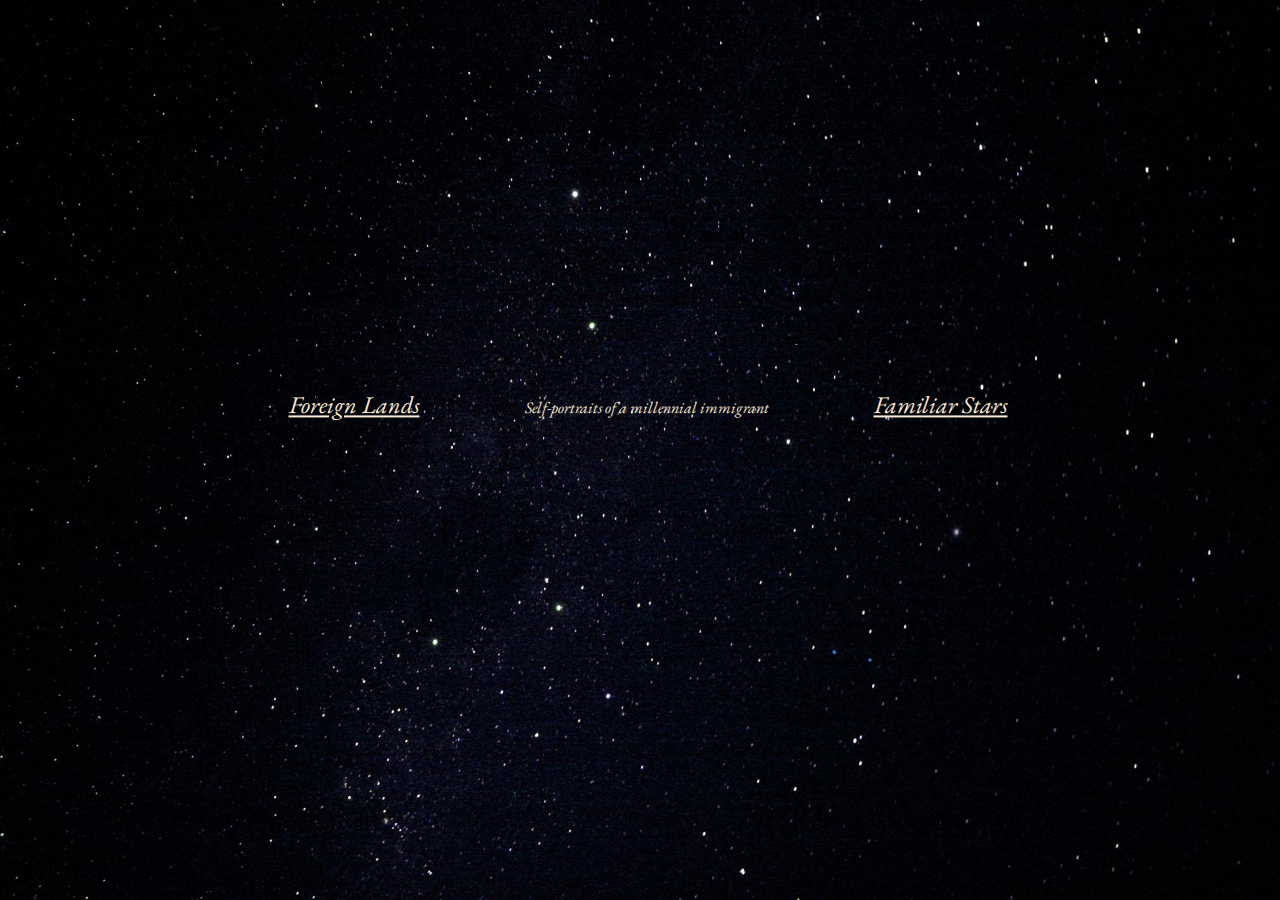
<file: index.html>
<!DOCTYPE html>
<html>
<head>
    <meta name="viewport" content="width=device-width, initial-scale=1.0">
	<link rel="stylesheet" type="text/css" href="./css/style.css">
	<link rel="preconnect" href="https://fonts.gstatic.com">
    <link href="https://fonts.googleapis.com/css2?family=EB+Garamond:ital,wght@0,400;0,600;1,400;1,600&display=swap" rel="stylesheet">
    <title>Foreign Lands, Familiar Stars</title>
</head>
<body class="landing-bg">
<div id="landing-content">
    <div id="links-container">
        <div><h1><a href="./foreign-lands.html" id="landing-link">Foreign Lands</a>
            <span id="landing-copy">Self-portraits of a millennial immigrant</span>
            <a href="./familiar-stars.html" id="landing-link">Familiar Stars</a></h1></div>
    </div>

</div>
</body>
</html>
</file>
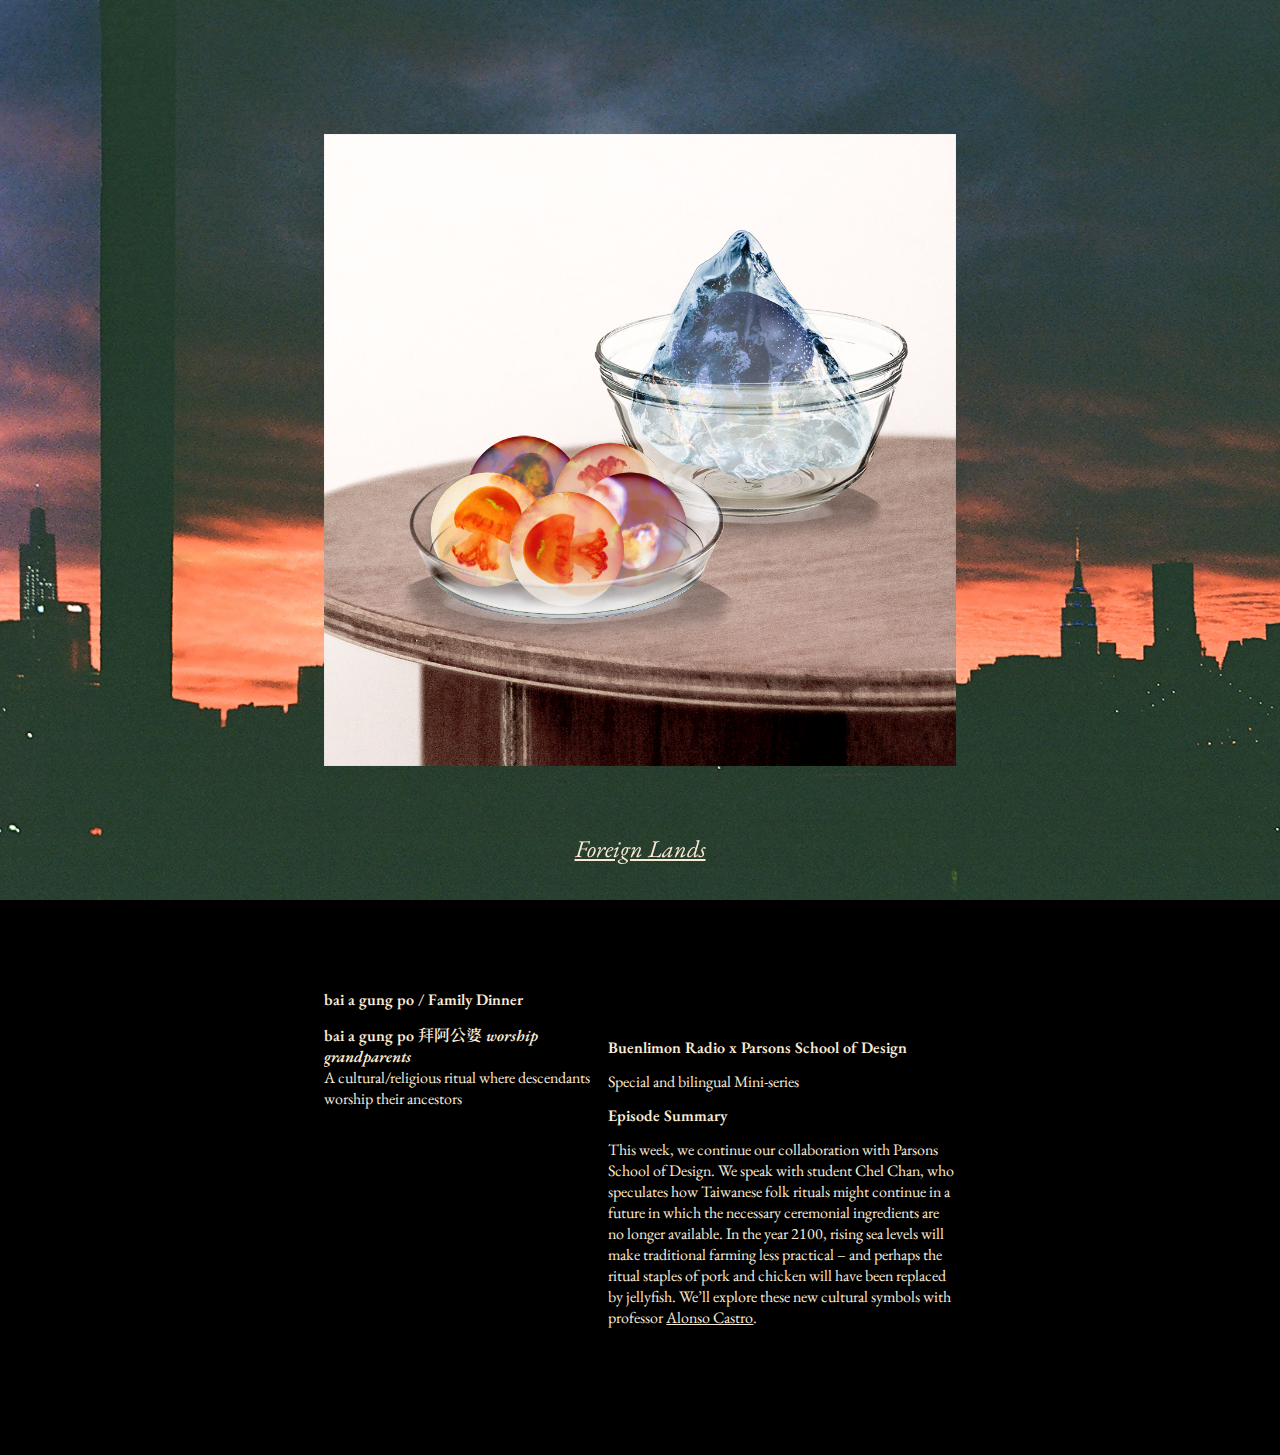
<file: bai-a-gung-po.html>
<!DOCTYPE html>
<html>
  <head>
    <meta name="viewport" content="width=device-width, initial-scale=1.0" />
    <link rel="stylesheet" type="text/css" href="./css/style.css" />
    <link rel="preconnect" href="https://fonts.gstatic.com" />
    <link
      href="https://fonts.googleapis.com/css2?family=EB+Garamond:ital,wght@0,400;0,600;1,400;1,600&family=Noto+Serif+TC:wght@300;600&display=swap"
      rel="stylesheet"
    />
    <title>Foreign Lands</title>
  </head>
  <body class="fl-bg">
    <h1 class="title-fl"><a href="./foreign-lands.html">Foreign Lands</a></h1>
    <div class="content-container">
      <div><img src="./assets/cc-flfs-future.png" class="img" /></div>
      <div>
        <iframe
          height="200px"
          width="100%"
          frameborder="no"
          scrolling="no"
          seamless
          src="https://player.simplecast.com/168e906d-de94-4605-b94b-01824b5762d6?dark=true"
        ></iframe>
      </div>
      <div><h2>bai a gung po / Family Dinner</h2></div>
      <div class="copy-container">
        <div class="vocab">
          bai a gung po <span class="tc">拜阿公婆</span>
          <span class="translation">worship grandparents</span><br />
          <span class="definition"
            >A cultural/religious ritual where descendants worship their
            ancestors</span
          ><br />
        </div>
        <div class="description">
          <h2>Buenlimon Radio x Parsons School of Design<br /></h2>
          Special and bilingual Mini-series<br />
          <h2>Episode Summary<br /></h2>
          This week, we continue our collaboration with Parsons School of
          Design. We speak with student Chel Chan, who speculates how Taiwanese
          folk rituals might continue in a future in which the necessary
          ceremonial ingredients are no longer available. In the year 2100,
          rising sea levels will make traditional farming less practical – and
          perhaps the ritual staples of pork and chicken will have been replaced
          by jellyfish. We’ll explore these new cultural symbols with professor
          <a href="https://alonsocastrodesign.com/main">Alonso Castro</a>.<br />
        </div>
      </div>
    </div>
  </body>
</html>
</file>
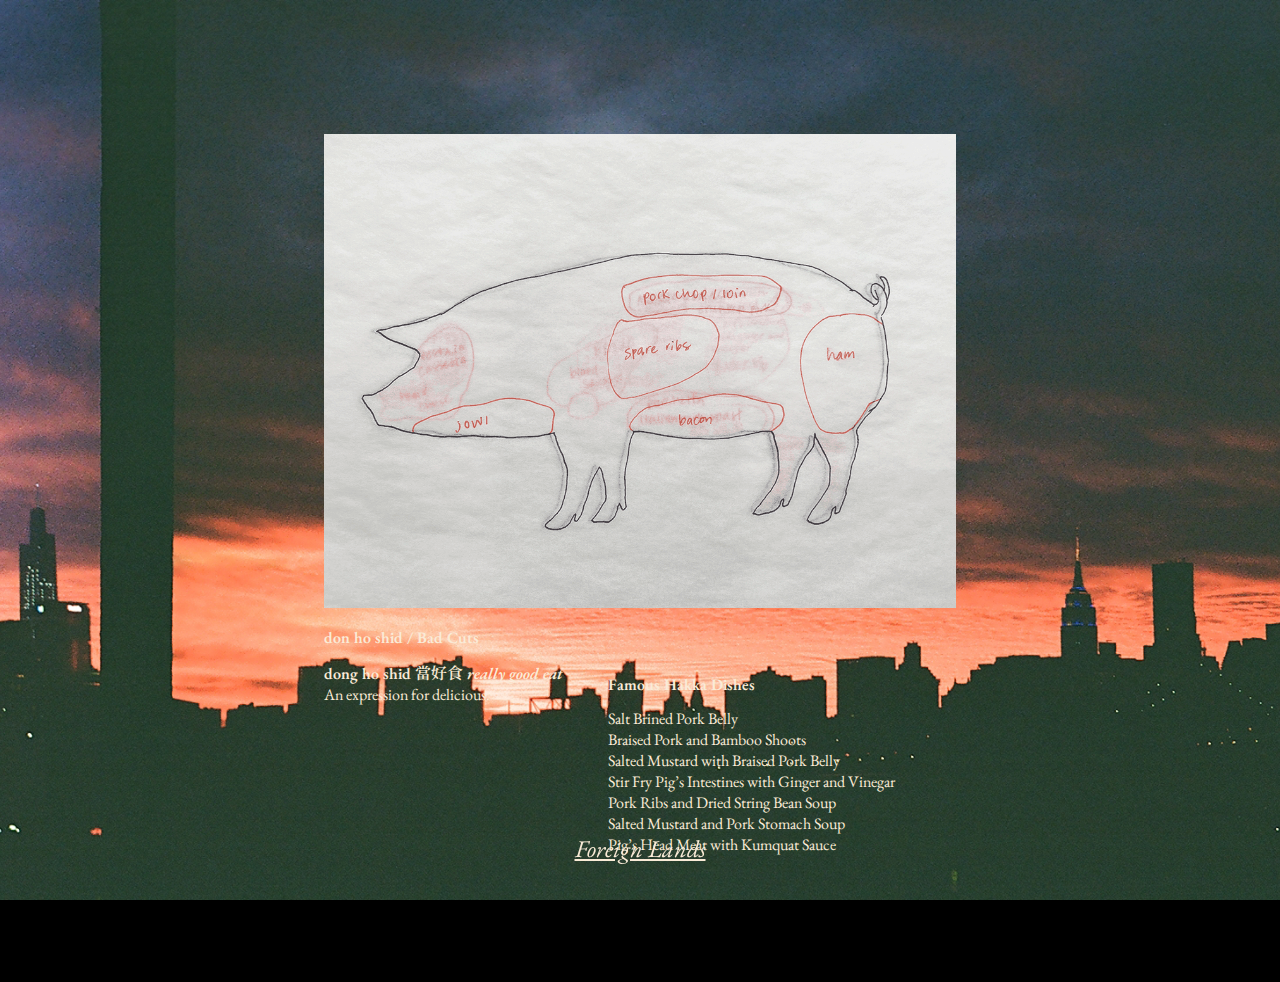
<file: dong-ho-shid.html>
<!DOCTYPE html>
<html>
  <head>
    <meta name="viewport" content="width=device-width, initial-scale=1.0" />
    <link rel="stylesheet" type="text/css" href="./css/style.css" />
    <link rel="preconnect" href="https://fonts.gstatic.com" />
    <link
      href="https://fonts.googleapis.com/css2?family=EB+Garamond:ital,wght@0,400;0,600;1,400;1,600&family=Noto+Serif+TC:wght@300;600&display=swap"
      rel="stylesheet"
    />
    <title>Foreign Lands</title>
  </head>
  <body class="fl-bg">
    <h1 class="title-fl"><a href="./foreign-lands.html">Foreign Lands</a></h1>
    <div class="content-container">
      <div><img src="./assets/Pork-Butcher-Chart.gif" class="img" /></div>
      <div><h2>don ho shid / Bad Cuts</h2></div>
      <div class="copy-container">
        <div class="vocab">
          dong ho shid <span class="tc">當好食</span>
          <span class="translation">really good eat</span><br />
          <span class="definition">An expression for delicious.</span><br />
        </div>
        <div class="description">
          <h2>Famous Hakka Dishes<br /></h2>
          Salt Brined Pork Belly<br />
          Braised Pork and Bamboo Shoots<br />
          Salted Mustard with Braised Pork Belly<br />
          Stir Fry Pig’s Intestines with Ginger and Vinegar<br />
          Pork Ribs and Dried String Bean Soup<br />
          Salted Mustard and Pork Stomach Soup<br />
          Pig’s Head Meat with Kumquat Sauce<br />
        </div>
      </div>
    </div>
  </body>
</html>
</file>
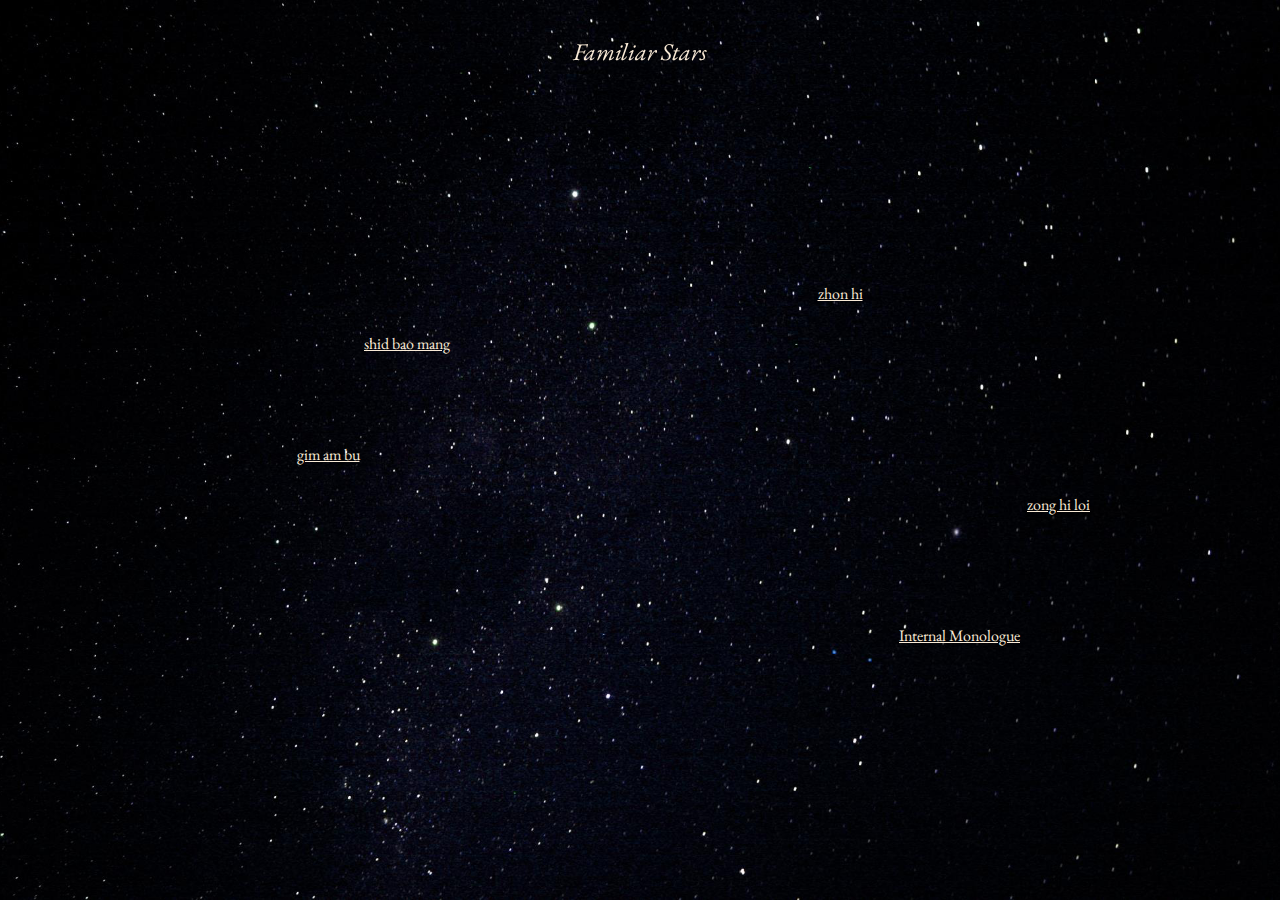
<file: familiar-stars.html>
<!DOCTYPE html>
<html>
<head>
    <meta name="viewport" content="width=device-width, initial-scale=1.0">
	<link rel="stylesheet" type="text/css" href="./css/style.css">
	<link rel="preconnect" href="https://fonts.gstatic.com">
    <link href="https://fonts.googleapis.com/css2?family=EB+Garamond:ital,wght@0,400;0,600;1,400;1,600&display=swap" rel="stylesheet">
    <title>Foreign Lands, Familiar Stars</title>
</head>
<body class="fs-bg">
<h1 class="title-fs">Familiar Stars</h1>
    <div class="projects-container">
        <div class="project-title-a"><a href="./shid-bao-mang.html">shid bao mang</a></div>
        <div class="project-title-b"><a href="./zhon-hi.html">zhon hi</a></div>
        <div class="project-title-a"></div>
        <div class="project-title-b"><a href="./gim-am-bu.html">gim am bu</a></div>
        <div class="project-title-a"><a href="./zong-hi-loi.html">zong hi loi</a><div>
        <div class="project-title-b"></div>
        <div class="project-title-a"><a href="./internal-monologue.html">Internal Monologue</a></div>
    </div>
</body>
</html>
</file>
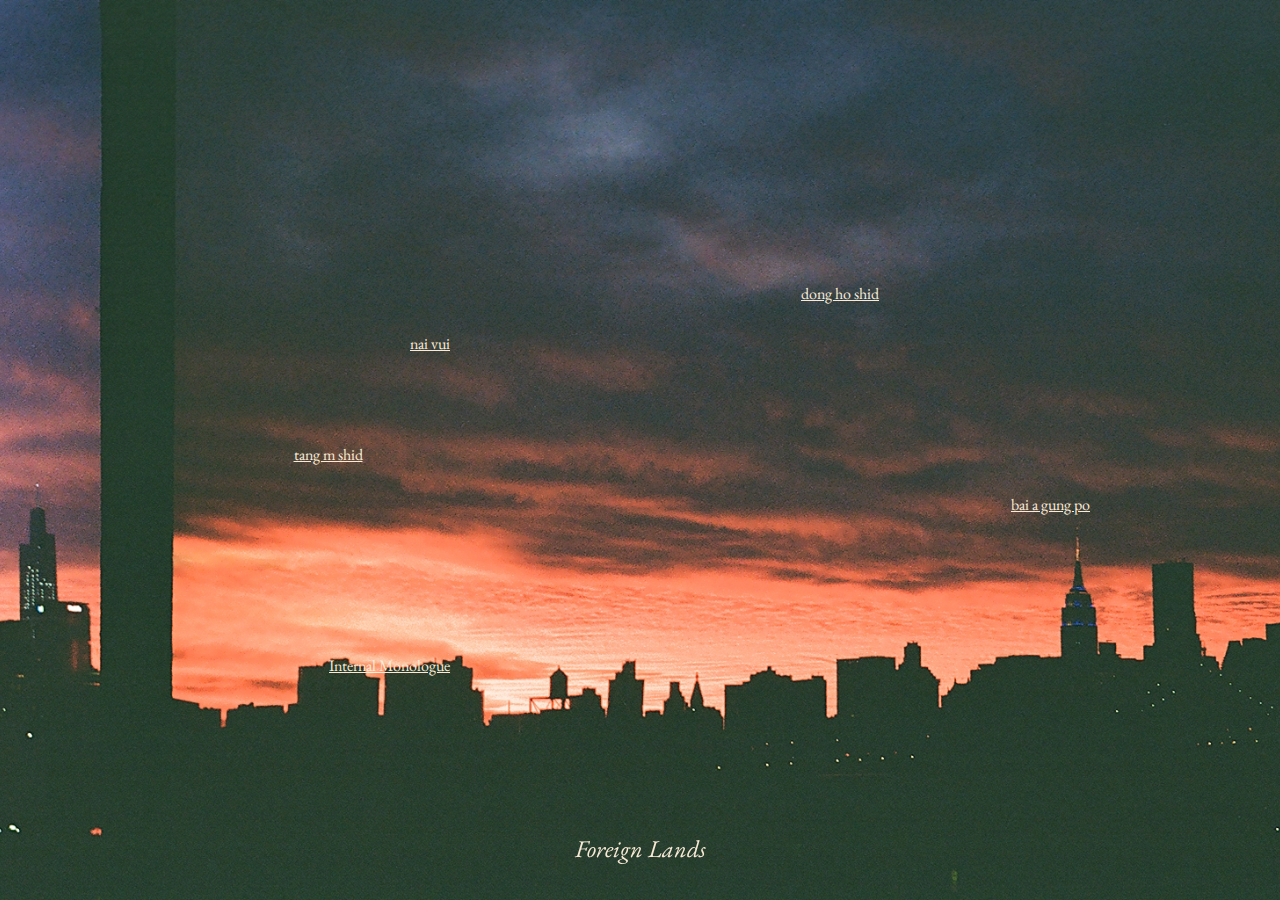
<file: foreign-lands.html>
<!DOCTYPE html>
<html>
<head>
    <meta name="viewport" content="width=device-width, initial-scale=1.0">
	<link rel="stylesheet" type="text/css" href="./css/style.css">
	<link rel="preconnect" href="https://fonts.gstatic.com">
    <link href="https://fonts.googleapis.com/css2?family=EB+Garamond:ital,wght@0,400;0,600;1,400;1,600&display=swap" rel="stylesheet">
    <title>Foreign Lands, Familiar Stars</title>
</head>
<body class="fl-bg">
<h1 class="title-fl">Foreign Lands</h1>
    <div class="projects-container">
        <div class="project-title-a"><a href="./nai-vui.html">nai vui</a></div>
        <div class="project-title-b"><a href="./dong-ho-shid.html">dong ho shid</a></div>
        <div class="project-title-a"></div>
        <div class="project-title-b"><a href="./tang-m-shid.html">tang m shid</a></div>
        <div class="project-title-a"><a href="./bai-a-gung-po.html">bai a gung po</a></div>
        <div class="project-title-b"></div>
        <div class="project-title-a"><a href="./internal-monologue.html">Internal Monologue</a></div>

    </div>    
</body>
</html>
</file>
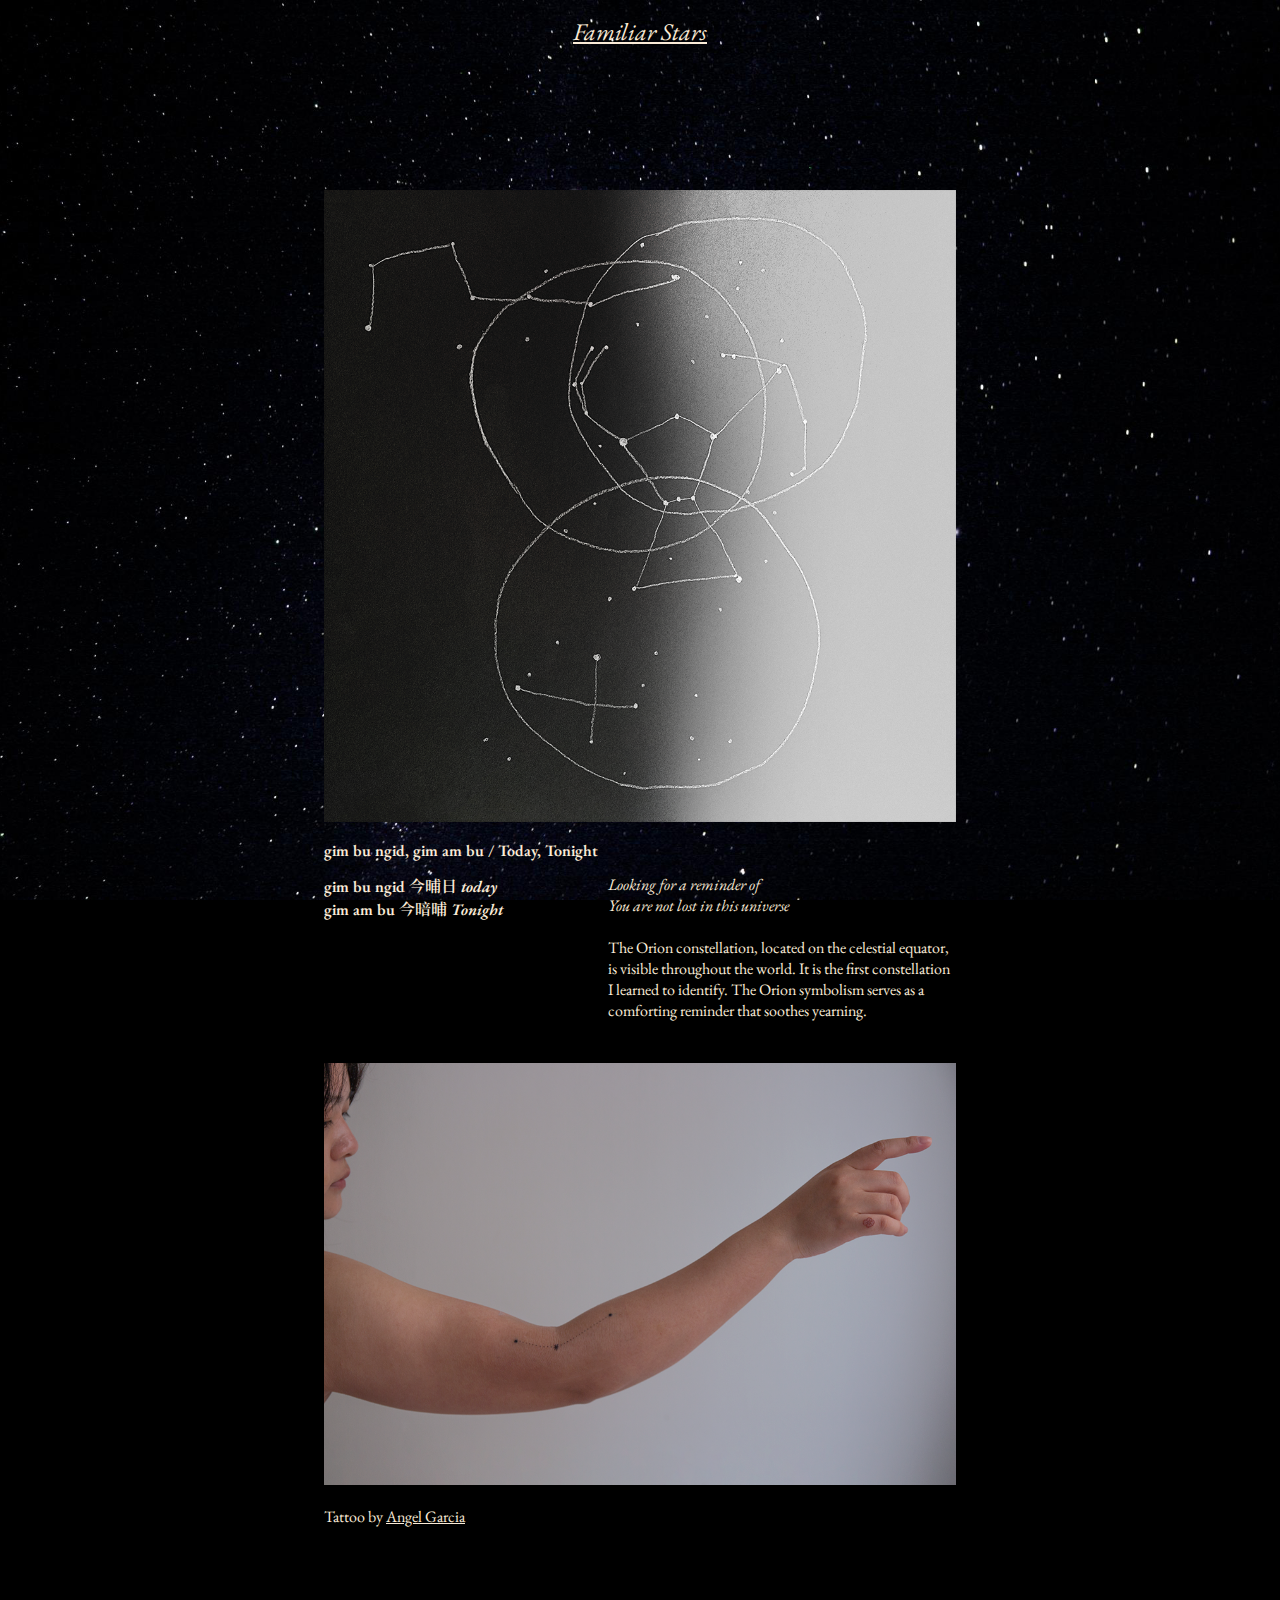
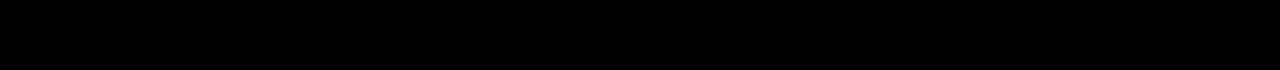
<file: gim-am-bu.html>
<!DOCTYPE html>
<html>
  <head>
    <meta name="viewport" content="width=device-width, initial-scale=1.0" />
    <link rel="stylesheet" type="text/css" href="./css/style.css" />
    <link rel="preconnect" href="https://fonts.gstatic.com" />
    <link
      href="https://fonts.googleapis.com/css2?family=EB+Garamond:ital,wght@0,400;0,600;1,400;1,600&family=Noto+Serif+TC:wght@300;600&display=swap"
      rel="stylesheet"
    />
    <title>Foreign Lands</title>
  </head>
  <body class="fs-bg">
    <h1 class="fs-link"><a href="./familiar-stars.html">Familiar Stars</a></h1>
    <div class="content-container">
      <div><img src="./assets/cc-flfs-today-tonight.png" class="img" /></div>
      <div><h2>gim bu ngid, gim am bu / Today, Tonight</h2></div>
      <div class="copy-container">
        <div class="vocab">
          gim bu ngid <span class="tc">今晡日</span>
          <span class="translation">today</span><br />
          <div class="vocab">
            gim am bu <span class="tc">今暗晡</span>
            <span class="translation">Tonight</span>
          </div>
        </div>
        <div class="description">
          <i
            >Looking for a reminder of<br />
            You are not lost in this universe<br /><br />
          </i>
          The Orion constellation, located on the celestial equator, is visible
          throughout the world. It is the first constellation I learned to
          identify. The Orion symbolism serves as a comforting reminder that
          soothes yearning.
        </div>
        <br />
        <br />
      </div>
      <div><img src="./assets/cc-flfs-orion-tattoo.png" class="img" /></div>
      <p>Tattoo by <a href="http://www.angellauren.com/">Angel Garcia</a></p>
    </div>
  </body>
</html>
</file>
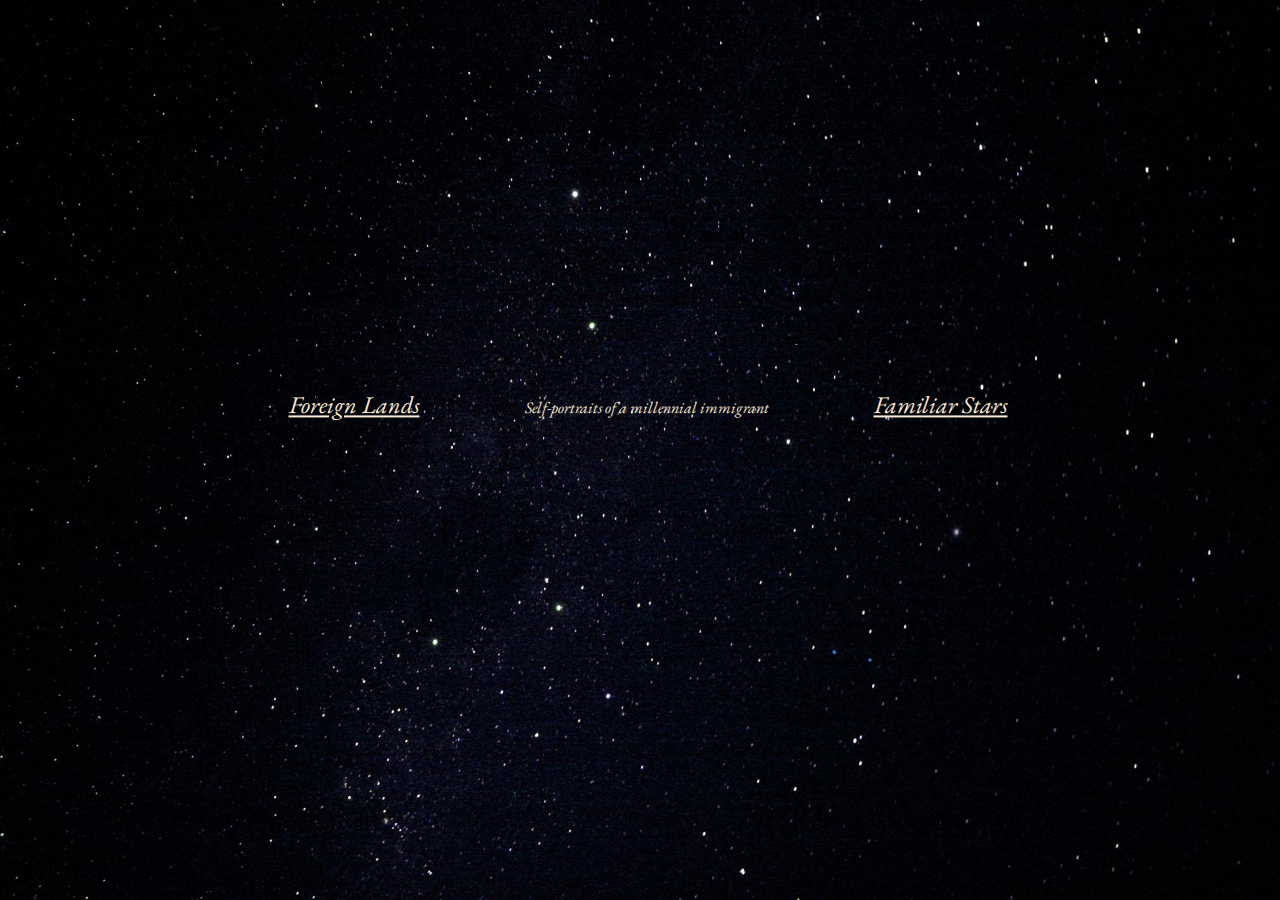
<file: landing.html>
<!DOCTYPE html>
<html>
<head>
    <meta name="viewport" content="width=device-width, initial-scale=1.0">
	<link rel="stylesheet" type="text/css" href="./css/style.css">
	<link rel="preconnect" href="https://fonts.gstatic.com">
    <link href="https://fonts.googleapis.com/css2?family=EB+Garamond:ital,wght@0,400;0,600;1,400;1,600&display=swap" rel="stylesheet">
    <title>Foreign Lands, Familiar Stars</title>
</head>
<body class="landing-bg">
<div id="landing-content">
    <div id="links-container">
        <div><h1><a href="./foreign-lands.html" id="landing-link">Foreign Lands</a>
            <span id="landing-copy">Self-portraits of a millennial immigrant</span>
            <a href="./familiar-stars.html" id="landing-link">Familiar Stars</a></h1></div>
    </div>

</div>
</body>
</html>
</file>
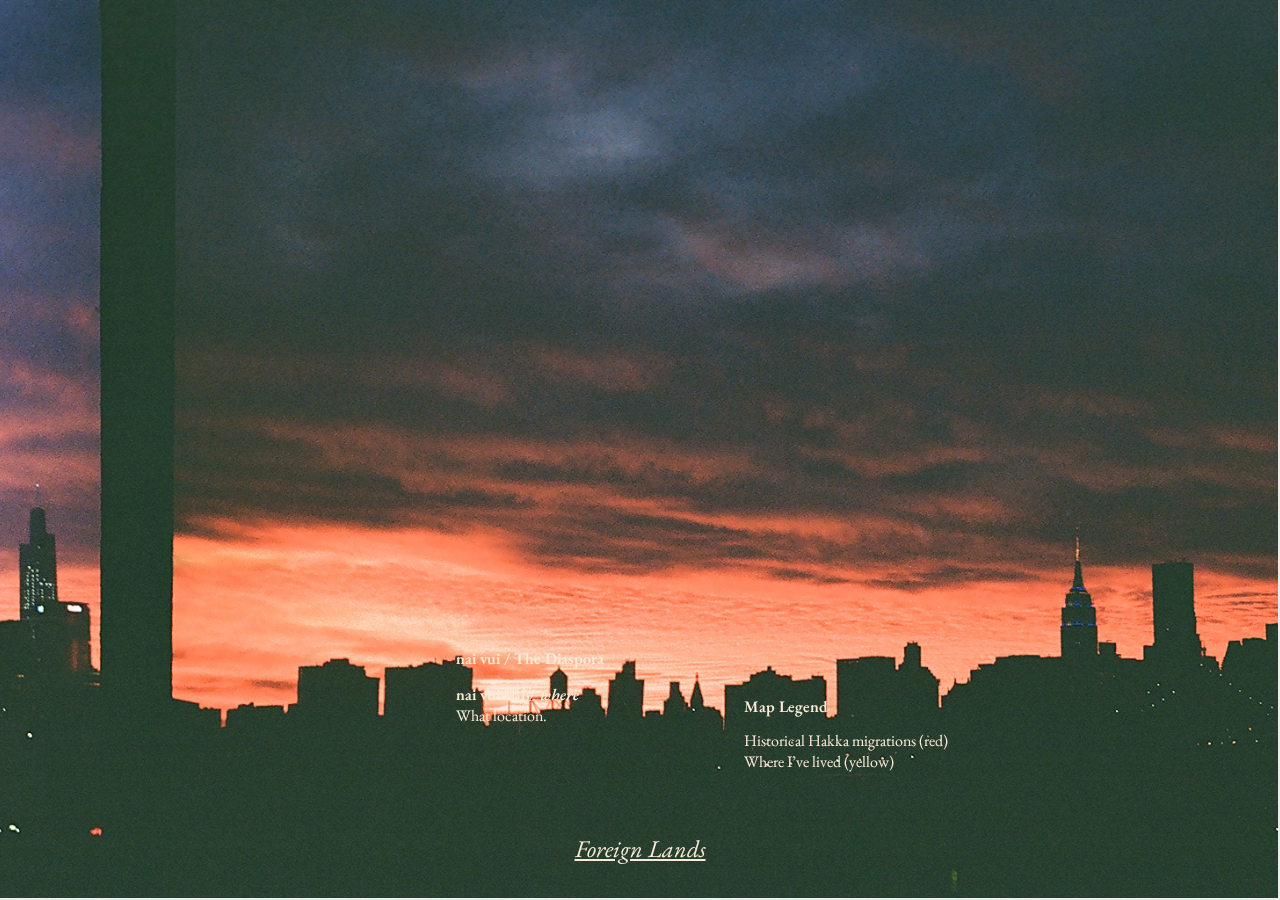
<file: nai-vui.html>
<!DOCTYPE html>
<html>
  <head>
    <meta name="viewport" content="width=device-width, initial-scale=1.0" />
    <link rel="stylesheet" type="text/css" href="./css/style.css" />
    <link rel="preconnect" href="https://fonts.gstatic.com" />
    <link
      href="https://fonts.googleapis.com/css2?family=EB+Garamond:ital,wght@0,400;0,600;1,400;1,600&family=Noto+Serif+TC:wght@300;600&display=swap"
      rel="stylesheet"
    />
    <title>Familiar Stars</title>
  </head>
  <body class="fl-bg">
    <iframe
      src="https://www.google.com/maps/d/u/0/embed?mid=1qQKgBeoPgb5UH12_15BZRwaeuA0k1YfX"
      width="100%"
      height="100%"
      id="g-maps"
    ></iframe>
    <div class="vid-content-container">
      <div id="vid-title">
        <h2>nai vui / The Diaspora</h2>
      </div>
      <div class="vid-copy-container">
        <div class="vocab">
          nai vui <span class="tc">哪位</span>
          <span class="translation">where</span><br />
          <span class="definition">What location.</span><br />
        </div>
        <div class="description">
          <h2>Map Legend<br /></h2>
          Historical Hakka migrations (red)<br />
          Where I’ve lived (yellow)<br />
        </div>
      </div>
      <h1 class="title-fl"><a href="./foreign-lands.html">Foreign Lands</a></h1>
    </div>
    <script src="./js/script.js"></script>
  </body>
</html>
</file>
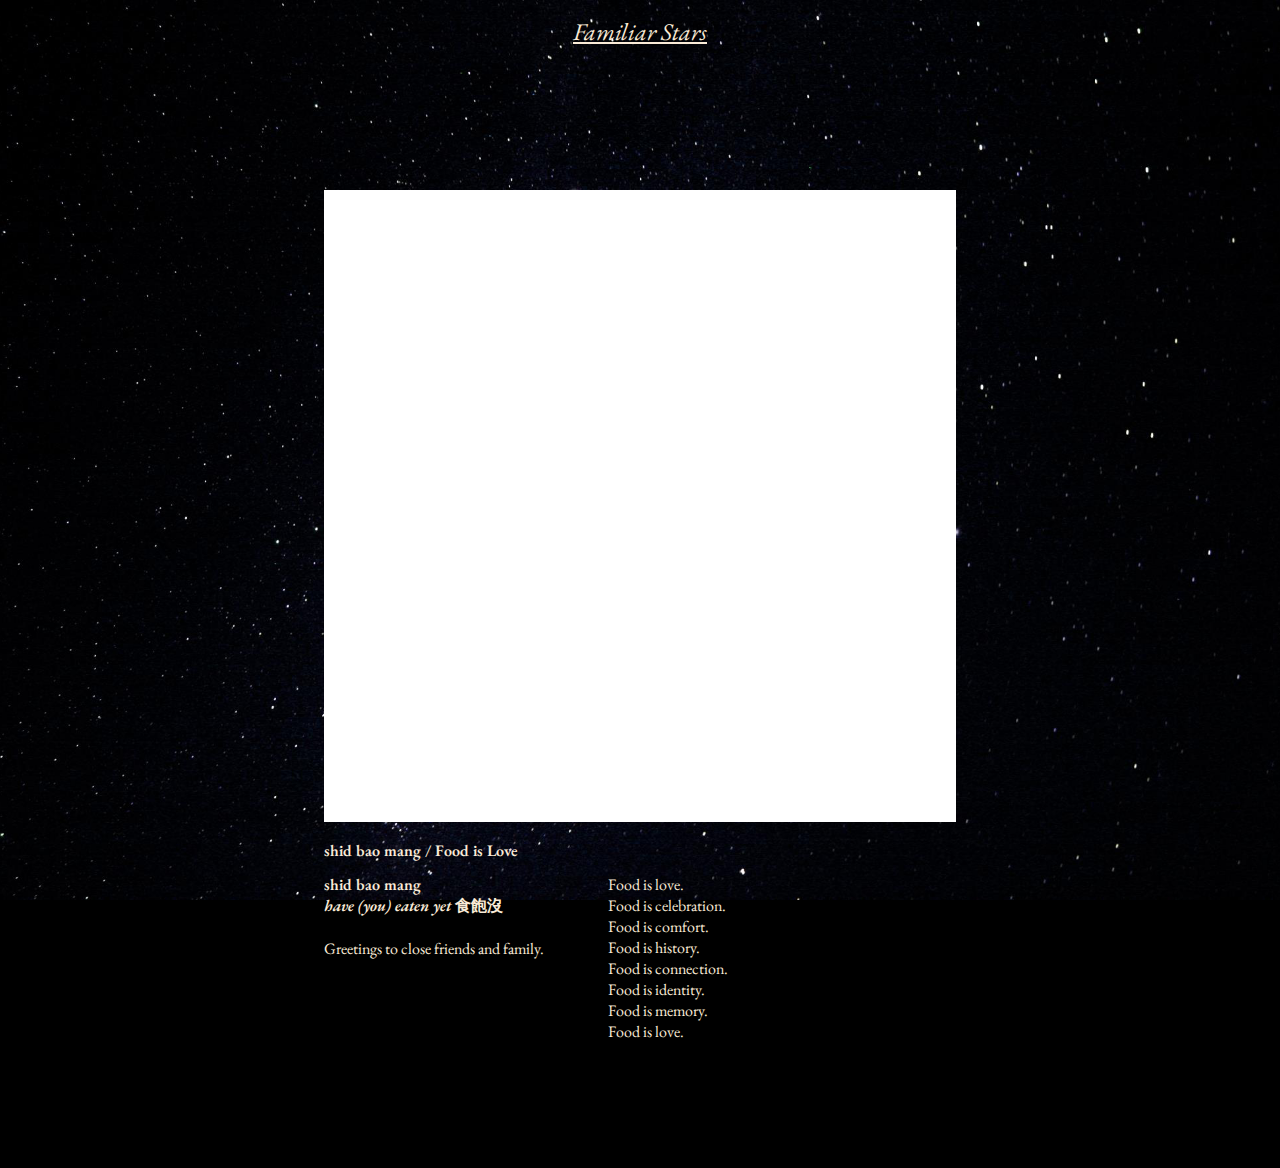
<file: shid-bao-mang.html>
<!DOCTYPE html>
<html>
  <head>
    <meta name="viewport" content="width=device-width, initial-scale=1.0" />
    <link rel="stylesheet" type="text/css" href="./css/style.css" />
    <link rel="preconnect" href="https://fonts.gstatic.com" />
    <link
      href="https://fonts.googleapis.com/css2?family=EB+Garamond:ital,wght@0,400;0,600;1,400;1,600&display=swap"
      rel="stylesheet"
    />
    <title>Foreign Lands</title>
  </head>
  <body class="fs-bg">
    <h1 class="fs-link"><a href="./familiar-stars.html">Familiar Stars</a></h1>
    <div class="content-container">
      <div><img src="./assets/cc-flfs-food-is-love.gif" class="img" /></div>
      <div><h2>shid bao mang / Food is Love</h2></div>
      <div class="copy-container">
        <div class="vocab">
          shid bao mang
          <div class="translation">
            have (you) eaten yet <span class="tc">食飽沒</span>
          </div>
          <br />
          <span class="definition">Greetings to close friends and family.</span
          ><br />
        </div>
        <div class="description">
          Food is love.<br />
          Food is celebration.<br />
          Food is comfort.<br />
          Food is history.<br />
          Food is connection.<br />
          Food is identity.<br />
          Food is memory.<br />
          Food is love.<br />
        </div>
      </div>
    </div>
  </body>
</html>
</file>
<file: css/style.css>
html {
  height: 100%;
  margin: 0;
  font-family: "EB Garamond", serif;
  color: antiquewhite;
}

body::-webkit-scrollbar {
  display: none;
}

body {
  -ms-overflow-style: none; /* IE and Edge */
  scrollbar-width: none; /* Firefox */
}

.fs-bg,
.fl-bg,
.im-bg,
.landing-bg {
  background-color: black;
  -webkit-background-size: cover;
  -moz-background-size: cover;
  -o-background-size: cover;
  background-size: cover;
  background-attachment: fixed;
  background-repeat: no-repeat;
  background-position: center center;
}

.fs-bg,
.landing-bg {
  background-image: url("../assets/stars-background.png");
  overflow-x: hidden;
}

.fl-bg {
  background-image: url("../assets/sunset-sky-background.png");
  overflow-x: hidden;
}

.im-bg {
  background-image: url("../assets/oranges-background.png");
}

body,
p,
#landing-copy {
  font-size: 16px;
  font-weight: 400;
}

#landing-content {
  width: 100%;
  margin: auto;
  position: absolute;
  top: 45%;
  -ms-transform: translateY(-50%);
  transform: translateY(-50%);
}

#links-container {
  display: block;
  text-align: center;
}

#landing-link,
#landing-copy {
  display: inline-block;
  padding: 50px;
}

#landing-link {
  font-style: italic;
}

/* #landing-copy {
    padding: 2%;
} */

div.projects-container {
  display: grid;
  width: 100%;
  grid-template-columns: 30% auto 20%;
  overflow-y: hidden;
  margin: 10%;
  top: 15%;
  position: absolute;
}

div.project-title-a {
  text-align: right;
  padding: 70px;
}

div.project-title-b {
  text-align: center;
  padding: 20px;
}

div.content-container {
  margin: auto;
  width: 50%;
  max-width: 800px;
  padding: 10%;
}

div.copy-container {
  display: grid;
  grid-template-columns: 45% auto;
  overflow-y: auto;
}

div.journals {
  position: absolute;
  top: 50%;
  transform: translate(0, -50%);
  overflow-x: auto;
  overflow-y: hidden;
  display: flex;
  flex-wrap: nowrap;
}

div.text {
  margin: 0px 20px;
}

p.text {
  color: antiquewhite;
  width: 400px;
  padding: 0px 50px;
}

h1 {
  font-weight: 400;
  font-size: 24px;
  font-style: italic;
  text-align: center;
  color: antiquewhite;
}

h2 {
  font-weight: 600;
  font-size: 16px;
  color: antiquewhite;
}

#landing-copy {
  font-size: 16px;
  font-weight: 400;
}

.title-fl {
  position: fixed;
  bottom: 0;
  left: 50%;
  transform: translate(-50%);
  padding: 20px;
}

.title-fs {
  position: fixed;
  top: 0;
  left: 50%;
  transform: translate(-50%);
  padding: 20px;
}

.vocab {
  font-weight: 600;
}

span.tc {
  font-family: "Noto Serif TC", serif;
  font-weight: 600;
  font-style: normal;
}

.translation {
  font-weight: 600;
  font-style: italic;
}

.definition,
.description {
  font-weight: 400;
}

.img {
  width: 100%;
  max-width: 800px;
}

.handwriting {
  width: auto;
  max-height: 600px;
}

a:link {
  color: antiquewhite;
}

a:visited {
  color: antiquewhite;
}

/* Style the video: 100% width and height to cover the entire window */
#vrVideo,
#g-maps {
  position: fixed;
  right: 0;
  bottom: 0;
  min-width: 100%;
  min-height: 100%;
}

#video-L,
#video-R {
  height: 400px;
  display: inline-block;
}

#vid-left,
#vid-right {
  padding: 10px;
  display: inline-block;
}

#unmute-button-L,
#unmute-button-R {
  position: relative;
  display: block;
  z-index: 999999;
  padding: 10px;
}

/* div.content-container {
    margin: auto;
    width: 50%;
    max-width: 800px;
    padding: 10%;
}

div.copy-container {
    display: grid;
    grid-template-columns: 45% auto;
    overflow-y: auto;
} */

#vid-container {
  display: block;
  margin-left: auto;
  margin-right: auto;
  width: 500px;
}

/* Add some content at the bottom of the video/page */
div.vid-content-container {
  position: fixed;
  bottom: 0;
  color: antiquewhite;
  margin: auto;
  width: 50%;
  max-width: 800px;
  padding: 10%;
}

div.vid-copy-container,
#vid-title {
  bottom: 0;
  transform: translate(50%);
  display: grid;
  grid-template-columns: 45% auto;
  overflow: hidden;
}

/* Style the button used to pause/play the video */
button {
  font-family: "EB Garamond", serif;
  border: none;
  outline: none;
  background-color: Transparent;
  color: antiquewhite;
  cursor: pointer;
  text-decoration: underline;
}
</file>
